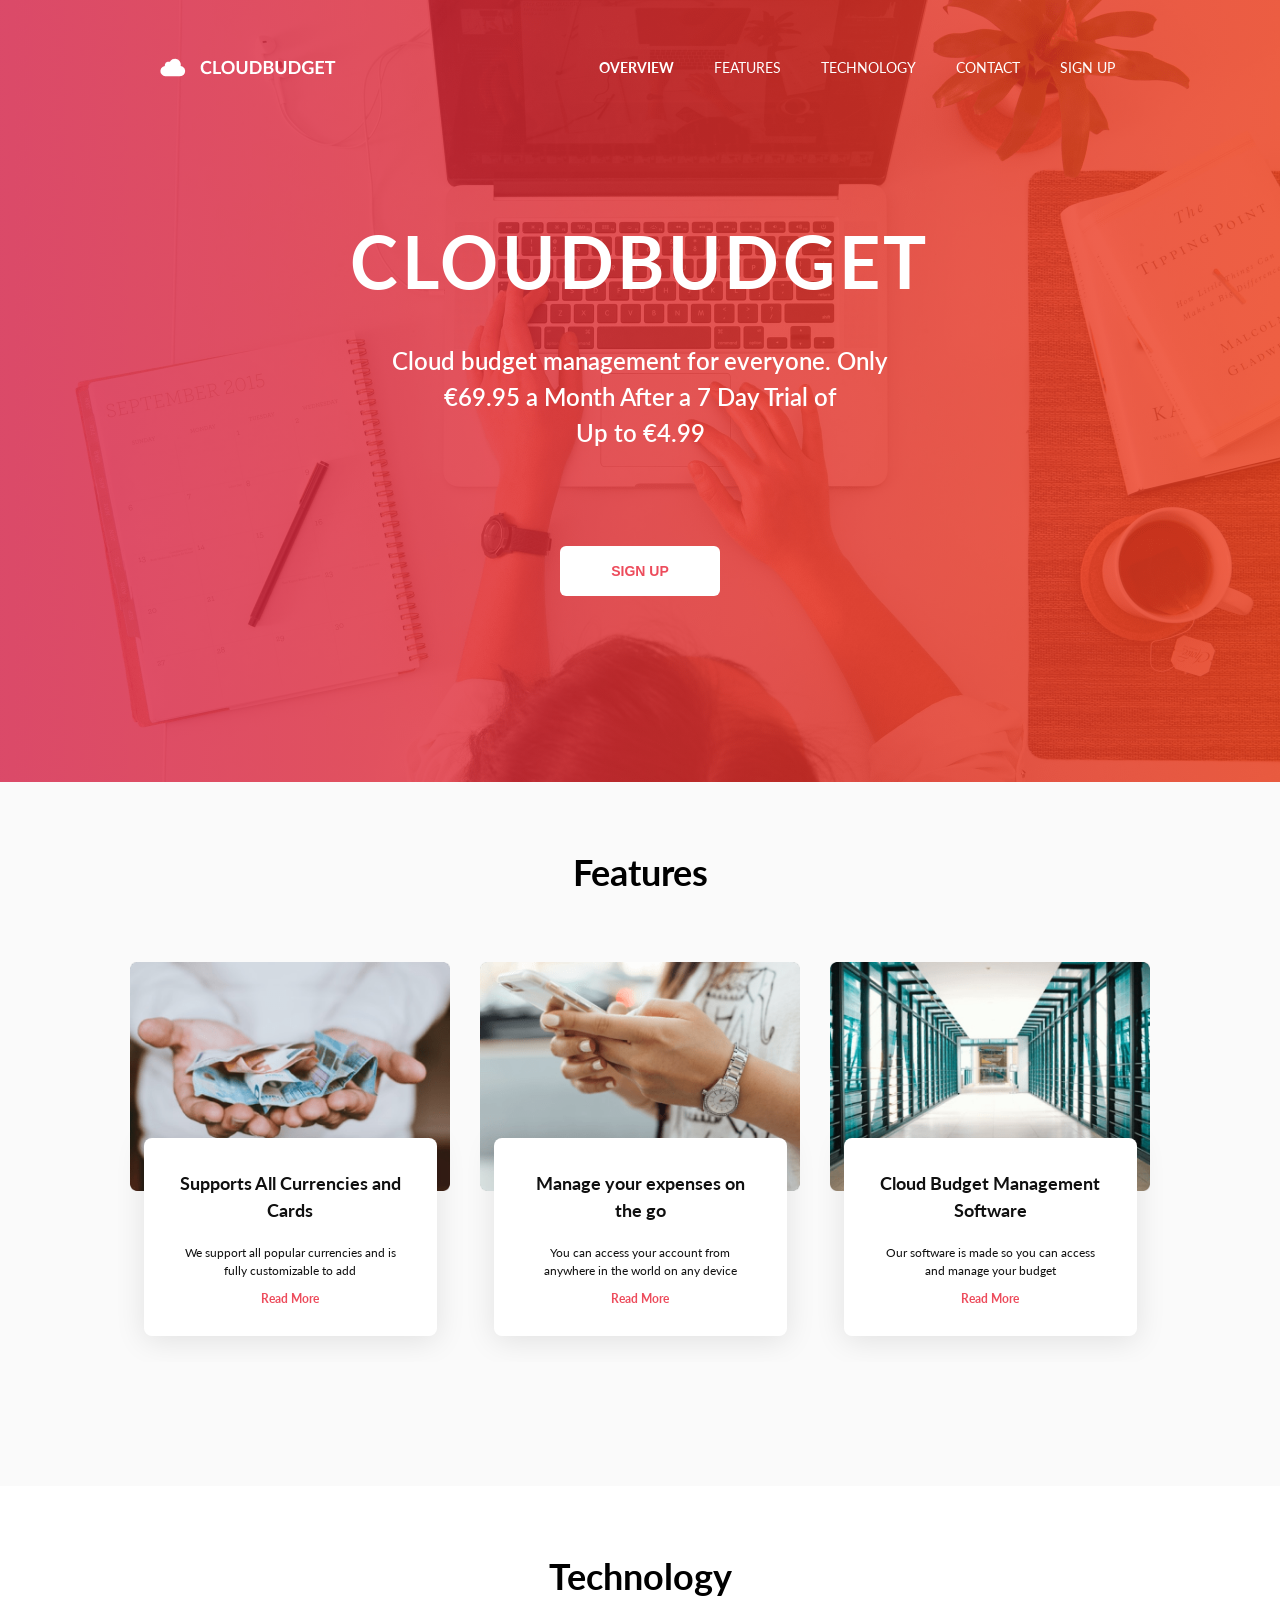
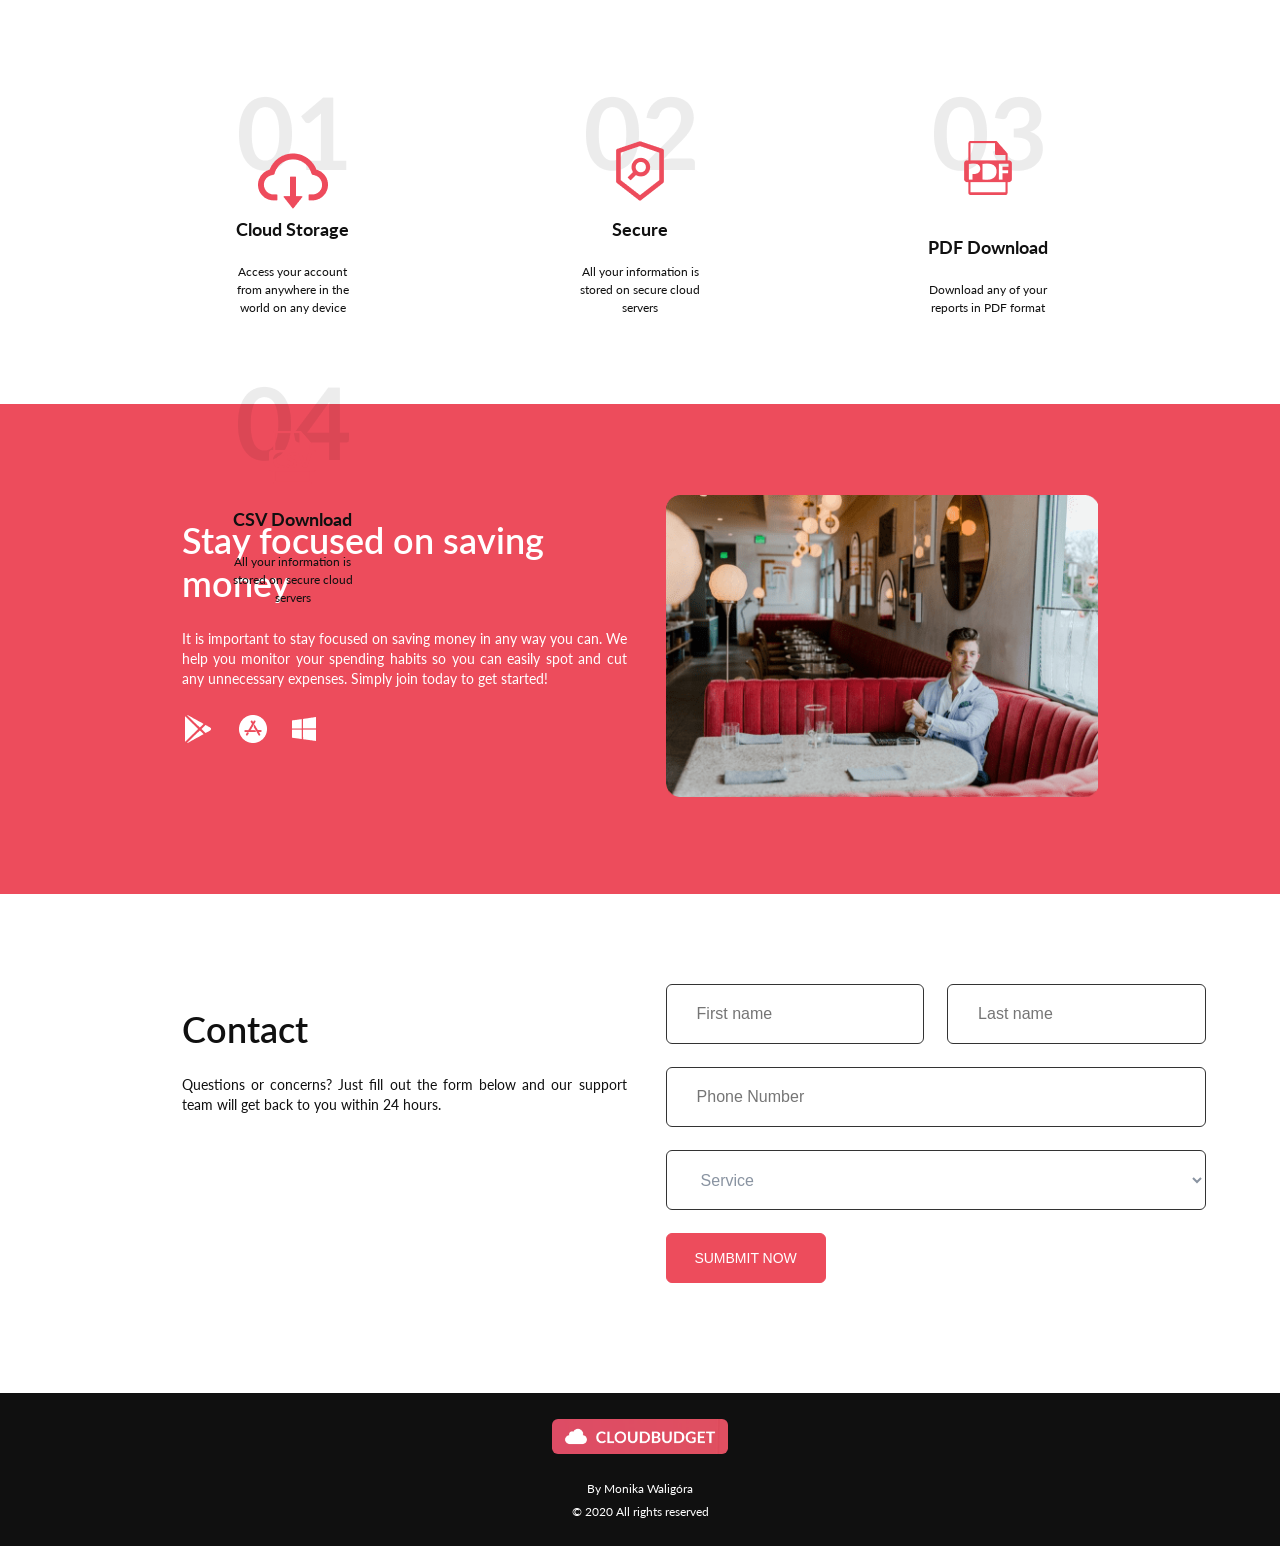
<file: index.html>
<!DOCTYPE html>
<html lang="pl">
  <head>
    <meta charset="UTF-8" />
    <meta name="viewport" content="width=device-width, initial-scale=1.0" />
    <meta http-equiv="X-UA-Compatible" content="ie=edge" />
    <title>Cloudbudget</title>
    <link rel="icon" href="src/favicon.ico" type="image/x-icon" />

    <link
      rel="stylesheet"
      href="https://use.fontawesome.com/releases/v5.6.3/css/all.css"
    />
    <link rel="stylesheet" href="src/assets/css/main.css" />
    <link rel="stylesheet" href="src/assets/css/form.css" />
    <link rel="stylesheet" href="src/assets/slick/slick.css" />
    <link rel="stylesheet" href="src/assets/slick/slick-theme.css" />
    <link rel="stylesheet" href="src/assets/css/header.css" />
    <link rel="stylesheet" href="src/assets/css/mediaQueries.css" />
  </head>

  <body>
    <header>
      <div class="page-header" id="overview">
        <nav>
          <button aria-label="Open Mobile Menu" class="open-mobile-menu fa-lg">
            <i class="fas fa-bars" aria-hidden="true"></i>
          </button>
          <div class="icon-logo">
            <img src="src/assets/img/cloud.png" alt="cloud icon" />
            <a href="">
              <img
                class="logo horizontal-logo"
                src="src/assets/img/navbar__logo--transparent.png"
                alt="Cloudbudget logo"
              />
            </a>
          </div>
          <ul class="menu">
            <li><a class="active" href="#overview">Overview</a></li>
            <li><a href="#features">Features</a></li>
            <li><a href="#technology">Technology</a></li>
            <li><a href="#contact">Contact</a></li>
            <li><a href="#singUp">Sign up</a></li>
          </ul>
          <div class="top-menu-wrapper">
            <div class="panel panel1"></div>
            <div class="panel panel2"></div>
            <ul class="top-menu">
              <li class="mob-block">
                <img
                  class="logo"
                  src="src/assets/img/navbar__logo.png"
                  alt="Cloudbudget logo"
                />
                <button
                  aria-label="Close Mobile Menu"
                  class="close-mobile-menu fa-lg"
                >
                  <i class="fas fa-times" aria-hidden="true"></i>
                </button>
              </li>
              <li>
                <a href="#" class="active">Overview</a>
              </li>
              <li>
                <a href="#features">Features</a>
              </li>
              <li>
                <a href="#technology">Technology</a>
              </li>
              <li>
                <a href="#contact">Contact</a>
              </li>
              <li>
                <a href="#signUp">Sign up</a>
              </li>

              <li>
                <ul class="socials">
                  <li>
                    <a href="">
                      <span class="fa-stack fa-2x">
                        <i class="fas fa-circle fa-stack-2x"></i>
                        <i class="fab fa-facebook fa-stack-1x fa-inverse"></i>
                      </span>
                    </a>
                  </li>
                  <li>
                    <a href="">
                      <span class="fa-stack fa-2x">
                        <i class="fas fa-circle fa-stack-2x"></i>
                        <i class="fab fa-twitter fa-stack-1x fa-inverse"></i>
                      </span>
                    </a>
                  </li>
                  <li>
                    <a href="">
                      <span class="fa-stack fa-2x">
                        <i class="fas fa-circle fa-stack-2x"></i>
                        <i class="fab fa-instagram fa-stack-1x fa-inverse"></i>
                      </span>
                    </a>
                  </li>
                  <li>
                    <a href="">
                      <span class="fa-stack fa-2x">
                        <i class="fas fa-circle fa-stack-2x"></i>
                        <i class="fab fa-youtube fa-stack-1x fa-inverse"></i>
                      </span>
                    </a>
                  </li>
                </ul>
              </li>
            </ul>
          </div>
        </nav>
      </div>
      <div class="header__content">
        <h1>Cloudbudget</h1>
        <p>
          Cloud budget management for everyone. Only €69.95 a Month After a 7
          Day Trial of<br />
          Up to €4.99
        </p>
        <a href="#signUp">
          <button>Sign up</button>
        </a>
      </div>
    </header>
    <main>
      <section id="features">
        <h2>Features</h2>
        <div class="features">
          <div class="responsive-slick">
            <div>
              <div class="feature__item">
                <div class="feature__item--image">
                  <img
                    src="src/assets/img/feature-item-1.png"
                    alt="Hand holding money"
                    title="Supports All Currencies and Cards"
                  />
                </div>
                <div class="feature__item--content">
                  <h3>Supports All Currencies and Cards</h3>
                  <p>
                    We support all popular currencies and is fully customizable
                    to add
                  </p>
                  <a href="">Read More</a>
                </div>
              </div>
            </div>

            <div>
                <div class="feature__item">
                    <div class="feature__item--image">
                      <img
                        src="src/assets/img/feature-item-2.png"
                        alt="hands holding phone"
                        title="Manage your expenses on the go"
                      />
                    </div>
                    <div class="feature__item--content">
                      <h3>Manage your expenses on the go</h3>
                      <p>
                          You can access your account from anywhere in the world on any
                          device
                      </p>
                      <a href="">Read More</a>
                    </div>
                  </div>
           
            </div>
            <div>
                <div class="feature__item">
                    <div class="feature__item--image">
                      <img
                        src="src/assets/img/feature-item-3.png"
                        alt="office building"
                        title="Cloud Budget Management Software"
                      />
                    </div>
                    <div class="feature__item--content">
                      <h3>Cloud Budget Management Software</h3>
                      <p>
                          Our software is made so you can access and manage your budget

                      </p>
                      <a href="#">Read More</a>
                    </div>
                  </div>
              </div>
            </div>
          </div>
        </div>
      </section>
      <section id="technology">
        <h2>Technology</h2>
        <div class="technology">
          <div class="technology__item">
            <div class="technology__item--image">
              <img src="src/assets/img/01.png" alt="1" title="1">
              <img src="src/assets/img/technology-cloud.png" alt="Cloud Storage" title="Cloud Storage">
            </div>
            <div class="technology__item--content">
              <h3>
                  Cloud Storage
              </h3>
              <p>
                  Access your account from anywhere in the world on any device 
              </p>
            </div>
          </div>
          <div class="technology__item">
            <div class="technology__item--image">
              <img src="src/assets/img/02.png" alt="02" title="2">
              <img src="src/assets/img/technology-search.png" alt="Secure" title="Secure">
            </div>
            <div class="technology__item--content">
              <h3>
                  Secure
              </h3>
              <p>
                  All your information is stored on secure cloud servers
              </p>
            </div>
          </div>
          <div class="technology__item">
            <div class="technology__item--image">
              <img src="src/assets/img/03.png" alt="3" title="3">
              <img src="src/assets/img/technology-pdf.png" alt="PDF Download" title="PDF Download">
            </div>
            <div class="technology__item--content">
              <h3>
                  PDF Download
              </h3>
              <p>
                  Download any of your reports in PDF format
              </p>
            </div>
          </div>
          <div class="technology__item">
            <div class="technology__item--image">
              <img src="src/assets/img/04.png" alt="4" title="4">
              <img src="src/assets/img/technology-csv.png" alt="CSV Download" title="CSV Download">
            </div>
            <div class="technology__item--content">
              <h3>
                  CSV Download
              </h3>
              <p>
                  All your information is stored on secure cloud servers
              </p>
            </div>
          </div>
        </div>
      </section>
      <section id="red">
        <div class="red-section">
          <div class="red-section__content">
            <h1>Stay focused on saving money</h1>
            <p>
              It is important to stay focused on saving money in any way you can. We help you monitor your spending habits so you can easily spot and cut any unnecessary expenses. Simply join today to get started!
            </p>
            <div class="red-section__content--icons">
              <img src="src/assets/img/App Download Link.png" alt="dowload app for windows google apple" title="dowload apps">
            </div>
          </div>
         <div class="red-section__slider">
            <div class="center">
                <div>
                    <img src="src/assets/img/red-section-slide1.png" alt="slide1">
                  </div>
              <div>
                <img src="src/assets/img/red-section-slide1.png" alt="slide2">
              </div>
              <div>
                  <img src="src/assets/img/red-section-slide1.png" alt="slide3">
                </div>
            </div>
         </div>
        </div>

      </section>
      <section id="contact">
          <div class="contact-section">
            <div class="contact-section__content">
              <h1>Contact</h1>
              <p>
                  Questions or concerns? Just fill out the form below and our support team will get back to you within 24 hours.
              </p>
              
            </div>
           <div class="contact-section__form">
              <form action="formSubmit.php" method="POST" id="form">
                  <div class="form__name">
                    <label for="name">First name</label>
                      <input
                      id="name"
                      name="name"
                      placeholder="First name"
                      type="text"
                      maxlength="32"
                      required
                    />
                    <label for="surname">Surname</label>
                    <input
                    id="surname"
                    name="surname"
                    placeholder="Last name"
                    type="text"
                    maxlength="32"
                    required
                  />
                  </div>
                  <label for="phone">Phone</label>
                  <input
                    id="phone"
                    name="phone"
                    placeholder="Phone Number"
                    type="number"
                    pattern="[0-9]{12}"
                    maxlength="12"
                    required
                  />
                  <label for="select-service">Select service</label>

                  <select id="select-service" name="select-service">
                    <option value="Select service" disabled>Select Service</option>
                      <option value="Service">Service</option>
                      <option value="Service">Service</option>
                      <option value="Service">Service</option>
                      <option value="Service">Service</option>
                    </select>
                  <button id="submitBtn">Sumbmit now</button>
                </form>
             
           </div>
          </div>
  
        </section>
    </main>
    <footer>
      <div class="footer-section">
        <a href="#overview">   
          <img src="src/assets/img/navbar__logo.png" alt="back to top" title="back to top">
          </a>   
         <p>By Monika Waligóra</p>
        <span> &copy; 2020 All rights reserved </span>
      </div>
    </footer>
    <script src="https://cdnjs.cloudflare.com/ajax/libs/jquery/2.1.3/jquery.min.js"></script>
    <script src="src/assets/slick/slick.js"></script>
    <script src="src/assets/js/app.js"></script>
    <script src="src/assets/js/navigation.js"></script>
    <script src="src/assets/js/form.js"></script>
  </body>
</html>
</file>
<file: src/assets/css/main.css>
@import url("https://fonts.googleapis.com/css?family=Lato:400,400i,700,900&display=swap&subset=latin-ext");
* {
  -webkit-font-smoothing: antialiased;
  -moz-osx-font-smoothing: grayscale;
}

*,
*:before,
*:after {
  box-sizing: border-box;
  outline: 0;
}

html,
body {
  margin: 0;
  padding: 0;
  border: 0;
  background-color: #fff;
  color: #000;
  font-family: "Lato", sans-serif;
  font-style: normal;
  overflow-x: hidden;
  scroll-behavior: smooth;
}

a {
  text-decoration: none;
}
a:hover {
  cursor: pointer;
}

h2 {
  padding: 5vw 0;
  color: black;
  text-align: center;
}
@media (min-width: 1200px) {
  h2 {
    padding: 63px 0;
    font-size: 36px;
  }
}

h3 {
  font-size: 18px;
  text-align: center;
}

p {
  margin-top: 20px;
  margin-bottom: 5px;
  font-size: 12px;
  line-height: 150%;
}

#features {
  background: #fafafa;
}

.features {
  color: #101010;
  padding-bottom: 10vh;
  margin: 0 auto;
  max-width: 1600px;
}
@media (min-width: 768px) {
  .features .responsive-slick {
    display: flex;
    flex-wrap: wrap;
    justify-content: center;
  }
}
@media (min-width: 1200px) {
  .features {
    padding-bottom: 124px;
    width: 90vw;
    display: block;
  }
}

.feature__item {
  position: relative;
  height: 400px;
  display: flex;
  align-items: center;
  justify-content: center;
  align-items: flex-start;
  margin: 0 auto;
  padding: 0 2vw;
}
@media (min-width: 1200px) {
  .feature__item {
    width: 350px;
    padding: 0 15px;
  }
}
.feature__item .feature__item--image {
  display: block;
  height: 250px;
  margin: 0 auto;
}
.feature__item .feature__item--content {
  position: absolute;
  top: 44%;
  width: 293px;
  height: 198px;
  margin: auto;
  text-align: center;
  padding: 32px;
  background: #ffffff;
  box-shadow: 0px 5px 30px rgba(0, 0, 0, 0.1);
  border-radius: 8px;
}
.feature__item .feature__item--content a {
  color: #ed4c5c;
  font-weight: bold;
  font-size: 12px;
}

.technology {
  color: #101010;
  padding-bottom: 10vh;
  margin: 0 auto;
  max-width: 1600px;
  display: flex;
  align-items: center;
  justify-content: space-between;
  flex-wrap: wrap;
}
@media (min-width: 1200px) {
  .technology {
    height: 338px;
    padding-bottom: 124px;
    padding-left: 165px;
    padding-right: 165px;
  }
}
.technology .technology__item {
  text-align: center;
  width: 50vw;
  padding: 3vw;
  height: 220px;
  position: relative;
  flex-direction: column;
  display: flex;
  justify-content: flex-start;
  align-items: center;
}
@media (min-width: 992px) {
  .technology .technology__item {
    width: 255px;
    height: 290px;
    padding: 30px;
    justify-content: space-between;
  }
}
.technology .technology__item .technology__item--image {
  display: flex;
  align-items: center;
  justify-content: center;
  flex-direction: column;
}
.technology .technology__item .technology__item--image :nth-child(2) {
  position: absolute;
  top: 20%;
  width: 12%;
}
@media (min-width: 992px) {
  .technology .technology__item .technology__item--image :nth-child(2) {
    top: 26%;
    width: unset;
  }
}
.technology .technology__item .technology__item--image img {
  margin: 0 auto;
}
.technology .technology__item .technology__item--content {
  margin-top: 19px;
  max-width: 191px;
}
@media (min-width: 992px) {
  .technology .technology__item .technology__item--content {
    padding: 0 34px 4px;
  }
}

#red {
  background: #ed4c5c;
  color: #ffffff;
}

.red-section,
.contact-section {
  padding: 5vw;
  max-width: 1600px;
  margin: 0 auto;
}
@media (min-width: 992px) {
  .red-section,
.contact-section {
    display: flex;
    align-items: center;
    justify-content: center;
    align-items: flex-start;
  }
}
@media (min-width: 1200px) {
  .red-section,
.contact-section {
    padding: 65px 156px;
    max-height: 500px;
  }
}

.red-section__content,
.red-section__slider,
.contact-section__content,
.contact-section__form {
  padding: 2vw;
}
@media (min-width: 992px) {
  .red-section__content,
.red-section__slider,
.contact-section__content,
.contact-section__form {
    width: 50%;
  }
}
.red-section__content h1,
.red-section__slider h1,
.contact-section__content h1,
.contact-section__form h1 {
  font-weight: 600;
  font-size: 36px;
  line-height: 43px;
}
@media (min-width: 1200px) {
  .red-section__content h1,
.red-section__slider h1,
.contact-section__content h1,
.contact-section__form h1 {
    margin-top: 24px;
    width: 445px;
  }
}
.red-section__content p,
.red-section__slider p,
.contact-section__content p,
.contact-section__form p {
  font-size: 14px;
  line-height: 20px;
  text-align: justify;
  margin: 24px 0;
}
@media (min-width: 992px) {
  .red-section__content p,
.red-section__slider p,
.contact-section__content p,
.contact-section__form p {
    width: 445px;
  }
}

.contact-section {
  color: #101010;
  z-index: 1000000;
}
@media (min-width: 1200px) {
  .contact-section {
    padding-bottom: 78px;
  }
}

.footer-section {
  background: #101010;
  display: flex;
  align-items: center;
  justify-content: center;
  flex-direction: column;
  padding: 2vw;
}
.footer-section img {
  width: 30%;
  margin: 0 auto;
  border-radius: 6px;
}
.footer-section p {
  margin-top: 2vw;
}
.footer-section span {
  font-size: 12px;
}

/*# sourceMappingURL=main.css.map */
</file>
<file: src/assets/css/form.css>
@import url("https://fonts.googleapis.com/css?family=Lato:400,400i,700,900&display=swap&subset=latin-ext");
* {
  -webkit-font-smoothing: antialiased;
  -moz-osx-font-smoothing: grayscale;
}

*,
*:before,
*:after {
  box-sizing: border-box;
  outline: 0;
}

html,
body {
  margin: 0;
  padding: 0;
  border: 0;
  background-color: #fff;
  color: #000;
  font-family: "Lato", sans-serif;
  font-style: normal;
  overflow-x: hidden;
  scroll-behavior: smooth;
}

a {
  text-decoration: none;
}
a:hover {
  cursor: pointer;
}

h2 {
  padding: 5vw 0;
  color: black;
  text-align: center;
}
@media (min-width: 1200px) {
  h2 {
    padding: 63px 0;
    font-size: 36px;
  }
}

h3 {
  font-size: 18px;
  text-align: center;
}

p {
  margin-top: 20px;
  margin-bottom: 5px;
  font-size: 12px;
  line-height: 150%;
}

#features {
  background: #fafafa;
}

.features {
  color: #101010;
  padding-bottom: 10vh;
  margin: 0 auto;
  max-width: 1600px;
}
@media (min-width: 768px) {
  .features .responsive-slick {
    display: flex;
    flex-wrap: wrap;
    justify-content: center;
  }
}
@media (min-width: 1200px) {
  .features {
    padding-bottom: 124px;
    width: 90vw;
    display: block;
  }
}

.feature__item {
  position: relative;
  height: 400px;
  display: flex;
  align-items: center;
  justify-content: center;
  align-items: flex-start;
  margin: 0 auto;
  padding: 0 2vw;
}
@media (min-width: 1200px) {
  .feature__item {
    width: 350px;
    padding: 0 15px;
  }
}
.feature__item .feature__item--image {
  display: block;
  height: 250px;
  margin: 0 auto;
}
.feature__item .feature__item--content {
  position: absolute;
  top: 44%;
  width: 293px;
  height: 198px;
  margin: auto;
  text-align: center;
  padding: 32px;
  background: #ffffff;
  box-shadow: 0px 5px 30px rgba(0, 0, 0, 0.1);
  border-radius: 8px;
}
.feature__item .feature__item--content a {
  color: #ed4c5c;
  font-weight: bold;
  font-size: 12px;
}

.technology {
  color: #101010;
  padding-bottom: 10vh;
  margin: 0 auto;
  max-width: 1600px;
  display: flex;
  align-items: center;
  justify-content: space-between;
  flex-wrap: wrap;
}
@media (min-width: 1200px) {
  .technology {
    height: 338px;
    padding-bottom: 124px;
    padding-left: 165px;
    padding-right: 165px;
  }
}
.technology .technology__item {
  text-align: center;
  width: 50vw;
  padding: 3vw;
  height: 220px;
  position: relative;
  flex-direction: column;
  display: flex;
  justify-content: flex-start;
  align-items: center;
}
@media (min-width: 992px) {
  .technology .technology__item {
    width: 255px;
    height: 290px;
    padding: 30px;
    justify-content: space-between;
  }
}
.technology .technology__item .technology__item--image {
  display: flex;
  align-items: center;
  justify-content: center;
  flex-direction: column;
}
.technology .technology__item .technology__item--image :nth-child(2) {
  position: absolute;
  top: 20%;
  width: 12%;
}
@media (min-width: 992px) {
  .technology .technology__item .technology__item--image :nth-child(2) {
    top: 26%;
    width: unset;
  }
}
.technology .technology__item .technology__item--image img {
  margin: 0 auto;
}
.technology .technology__item .technology__item--content {
  margin-top: 19px;
  max-width: 191px;
}
@media (min-width: 992px) {
  .technology .technology__item .technology__item--content {
    padding: 0 34px 4px;
  }
}

#red {
  background: #ed4c5c;
  color: #ffffff;
}

.red-section,
.contact-section {
  padding: 5vw;
  max-width: 1600px;
  margin: 0 auto;
}
@media (min-width: 992px) {
  .red-section,
.contact-section {
    display: flex;
    align-items: center;
    justify-content: center;
    align-items: flex-start;
  }
}
@media (min-width: 1200px) {
  .red-section,
.contact-section {
    padding: 65px 156px;
    max-height: 500px;
  }
}

.red-section__content,
.red-section__slider,
.contact-section__content,
.contact-section__form {
  padding: 2vw;
}
@media (min-width: 992px) {
  .red-section__content,
.red-section__slider,
.contact-section__content,
.contact-section__form {
    width: 50%;
  }
}
.red-section__content h1,
.red-section__slider h1,
.contact-section__content h1,
.contact-section__form h1 {
  font-weight: 600;
  font-size: 36px;
  line-height: 43px;
}
@media (min-width: 1200px) {
  .red-section__content h1,
.red-section__slider h1,
.contact-section__content h1,
.contact-section__form h1 {
    margin-top: 24px;
    width: 445px;
  }
}
.red-section__content p,
.red-section__slider p,
.contact-section__content p,
.contact-section__form p {
  font-size: 14px;
  line-height: 20px;
  text-align: justify;
  margin: 24px 0;
}
@media (min-width: 992px) {
  .red-section__content p,
.red-section__slider p,
.contact-section__content p,
.contact-section__form p {
    width: 445px;
  }
}

.contact-section {
  color: #101010;
  z-index: 1000000;
}
@media (min-width: 1200px) {
  .contact-section {
    padding-bottom: 78px;
  }
}

.footer-section {
  background: #101010;
  display: flex;
  align-items: center;
  justify-content: center;
  flex-direction: column;
  padding: 2vw;
}
.footer-section img {
  width: 30%;
  margin: 0 auto;
  border-radius: 6px;
}
.footer-section p {
  margin-top: 2vw;
}
.footer-section span {
  font-size: 12px;
}

@media (min-width: 1200px) {
  form {
    width: 540px;
    height: 305px;
  }
}
form .form__name {
  display: block;
}
@media (min-width: 992px) {
  form .form__name {
    display: flex;
    align-items: center;
    justify-content: space-between;
  }
}
form .form__name input {
  margin-right: 0;
}
form label {
  display: none;
}
form input,
form select {
  padding: 10px;
  border: 1px solid #333333;
  border-radius: 6px;
  width: 100%;
  height: 60px;
  background: transparent;
  font-size: 16px;
  line-height: 19px;
  color: rgba(19, 39, 67, 0.5);
  margin-bottom: 10px;
}
@media (min-width: 992px) {
  form input,
form select {
    margin-bottom: 23px;
    padding: 20px 30px;
  }
  form input:first-of-type,
form select:first-of-type {
    margin-right: 23px;
  }
}
form button {
  width: 160px;
  height: 50px;
  background: #ed4c5c;
  border: 1.5px solid #ed4c5c;
  border-radius: 6px;
  text-transform: uppercase;
  color: #ffffff;
  font-size: 14px;
  margin: 2vw auto;
  background: 0.2s ease;
  display: flex;
  align-items: center;
  justify-content: center;
}
@media (min-width: 992px) {
  form button {
    margin: 0;
  }
}
form button:hover {
  background: #ffffff;
  border: solid 2px #ed4c5c;
  color: #ed4c5c;
  font-weight: 700;
}

/*# sourceMappingURL=form.css.map */
</file>
<file: src/assets/css/header.css>
@charset "UTF-8";
/* RESET RULES & HELPER CLASSES
–––––––––––––––––––––––––––––––––––––––––––––––––– */
@import url("https://fonts.googleapis.com/css?family=Lato:400,400i,700,900&display=swap&subset=latin-ext");
* {
  -webkit-font-smoothing: antialiased;
  -moz-osx-font-smoothing: grayscale;
}

*,
*:before,
*:after {
  box-sizing: border-box;
  outline: 0;
}

html,
body {
  margin: 0;
  padding: 0;
  border: 0;
  background-color: #fff;
  color: #000;
  font-family: "Lato", sans-serif;
  font-style: normal;
  overflow-x: hidden;
  scroll-behavior: smooth;
}

a {
  text-decoration: none;
}
a:hover {
  cursor: pointer;
}

h2 {
  padding: 5vw 0;
  color: black;
  text-align: center;
}
@media (min-width: 1200px) {
  h2 {
    padding: 63px 0;
    font-size: 36px;
  }
}

h3 {
  font-size: 18px;
  text-align: center;
}

p {
  margin-top: 20px;
  margin-bottom: 5px;
  font-size: 12px;
  line-height: 150%;
}

#features {
  background: #fafafa;
}

.features {
  color: #101010;
  padding-bottom: 10vh;
  margin: 0 auto;
  max-width: 1600px;
}
@media (min-width: 768px) {
  .features .responsive-slick {
    display: flex;
    flex-wrap: wrap;
    justify-content: center;
  }
}
@media (min-width: 1200px) {
  .features {
    padding-bottom: 124px;
    width: 90vw;
    display: block;
  }
}

.feature__item {
  position: relative;
  height: 400px;
  display: flex;
  align-items: center;
  justify-content: center;
  align-items: flex-start;
  margin: 0 auto;
  padding: 0 2vw;
}
@media (min-width: 1200px) {
  .feature__item {
    width: 350px;
    padding: 0 15px;
  }
}
.feature__item .feature__item--image {
  display: block;
  height: 250px;
  margin: 0 auto;
}
.feature__item .feature__item--content {
  position: absolute;
  top: 44%;
  width: 293px;
  height: 198px;
  margin: auto;
  text-align: center;
  padding: 32px;
  background: #ffffff;
  box-shadow: 0px 5px 30px rgba(0, 0, 0, 0.1);
  border-radius: 8px;
}
.feature__item .feature__item--content a {
  color: #ed4c5c;
  font-weight: bold;
  font-size: 12px;
}

.technology {
  color: #101010;
  padding-bottom: 10vh;
  margin: 0 auto;
  max-width: 1600px;
  display: flex;
  align-items: center;
  justify-content: space-between;
  flex-wrap: wrap;
}
@media (min-width: 1200px) {
  .technology {
    height: 338px;
    padding-bottom: 124px;
    padding-left: 165px;
    padding-right: 165px;
  }
}
.technology .technology__item {
  text-align: center;
  width: 50vw;
  padding: 3vw;
  height: 220px;
  position: relative;
  flex-direction: column;
  display: flex;
  justify-content: flex-start;
  align-items: center;
}
@media (min-width: 992px) {
  .technology .technology__item {
    width: 255px;
    height: 290px;
    padding: 30px;
    justify-content: space-between;
  }
}
.technology .technology__item .technology__item--image {
  display: flex;
  align-items: center;
  justify-content: center;
  flex-direction: column;
}
.technology .technology__item .technology__item--image :nth-child(2) {
  position: absolute;
  top: 20%;
  width: 12%;
}
@media (min-width: 992px) {
  .technology .technology__item .technology__item--image :nth-child(2) {
    top: 26%;
    width: unset;
  }
}
.technology .technology__item .technology__item--image img {
  margin: 0 auto;
}
.technology .technology__item .technology__item--content {
  margin-top: 19px;
  max-width: 191px;
}
@media (min-width: 992px) {
  .technology .technology__item .technology__item--content {
    padding: 0 34px 4px;
  }
}

#red {
  background: #ed4c5c;
  color: #ffffff;
}

.red-section,
.contact-section {
  padding: 5vw;
  max-width: 1600px;
  margin: 0 auto;
}
@media (min-width: 992px) {
  .red-section,
.contact-section {
    display: flex;
    align-items: center;
    justify-content: center;
    align-items: flex-start;
  }
}
@media (min-width: 1200px) {
  .red-section,
.contact-section {
    padding: 65px 156px;
    max-height: 500px;
  }
}

.red-section__content,
.red-section__slider,
.contact-section__content,
.contact-section__form {
  padding: 2vw;
}
@media (min-width: 992px) {
  .red-section__content,
.red-section__slider,
.contact-section__content,
.contact-section__form {
    width: 50%;
  }
}
.red-section__content h1,
.red-section__slider h1,
.contact-section__content h1,
.contact-section__form h1 {
  font-weight: 600;
  font-size: 36px;
  line-height: 43px;
}
@media (min-width: 1200px) {
  .red-section__content h1,
.red-section__slider h1,
.contact-section__content h1,
.contact-section__form h1 {
    margin-top: 24px;
    width: 445px;
  }
}
.red-section__content p,
.red-section__slider p,
.contact-section__content p,
.contact-section__form p {
  font-size: 14px;
  line-height: 20px;
  text-align: justify;
  margin: 24px 0;
}
@media (min-width: 992px) {
  .red-section__content p,
.red-section__slider p,
.contact-section__content p,
.contact-section__form p {
    width: 445px;
  }
}

.contact-section {
  color: #101010;
  z-index: 1000000;
}
@media (min-width: 1200px) {
  .contact-section {
    padding-bottom: 78px;
  }
}

.footer-section {
  background: #101010;
  display: flex;
  align-items: center;
  justify-content: center;
  flex-direction: column;
  padding: 2vw;
}
.footer-section img {
  width: 30%;
  margin: 0 auto;
  border-radius: 6px;
}
.footer-section p {
  margin-top: 2vw;
}
.footer-section span {
  font-size: 12px;
}

:root {
  --linearBackground: linear-gradient(
    90deg,
    rgba(213, 32, 71, 0.8) 0%,
    rgba(238, 61, 27, 0.8) 100%
  );
  --elementShadow: 0px 10px 26px -9px rgba(0, 0, 0, 0.75);
}

* {
  margin: 0;
  padding: 0;
  box-sizing: border-box;
  outline: none;
}

html {
  font-size: 62.5%;
}

button {
  background: transparent;
  border: none;
  cursor: pointer;
}

ul {
  list-style: none;
}

img {
  display: block;
  max-width: 100%;
  height: auto;
}

a,
button {
  color: inherit;
}

.no-transition {
  transition: none !important;
}

body {
  font: 1.6rem/1.5 "Lato", sans-serif;
  color: #ffffff;
  min-height: 100vh;
}

.active {
  font-weight: 700;
}

/* HEADER
  –––––––––––––––––––––––––––––––––––––––––––––––––– */
header {
  position: relative;
  width: 100vw;
  height: 60vh;
  color: #ffffff;
  z-index: 10000;
  background-image: url(../img/Rectangle3-min.png);
  background-size: cover, cover;
  background-position: top right, top right;
  background-repeat: no-repeat, no-repeat;
}
@media (min-width: 1200px) {
  header {
    height: 782px;
  }
}
header::after {
  content: "";
  background: linear-gradient(90deg, rgba(213, 32, 71, 0.8) 0%, rgba(238, 61, 27, 0.8) 100%);
  top: 0;
  left: 0;
  bottom: 0;
  right: 0;
  position: absolute;
  z-index: -1;
}

.page-header {
  padding: 1rem;
  background: transparent;
  position: absolute;
  width: 100vw;
  display: flex;
  align-items: center;
  justify-content: space-between;
  /* TOP MENU
  –––––––––––––––––––––––––––––––––––––––––––––––––– */
}
@media (min-width: 992px) {
  .page-header {
    padding: 0 116px;
    height: 100px;
    top: 17px;
  }
}
@media (min-width: 1200px) {
  .page-header {
    padding: 0 160px;
  }
}
.page-header nav {
  display: flex;
  align-items: center;
  justify-content: space-between;
  font-size: 14px;
  position: relative;
  width: 100%;
  text-transform: uppercase;
}
.page-header .horizontal-logo,
.page-header .page-header {
  margin: 0 1em;
}
.page-header .icon-logo {
  display: flex;
  justify-content: space-between;
  align-items: center;
}
.page-header .menu {
  display: none;
  margin-left: auto;
  font-size: 14px;
  font-weight: bold;
  line-height: 17px;
}
.page-header .menu li {
  padding: 0 1em;
}
.page-header .top-menu-wrapper {
  color: #000000;
}
.page-header .panel,
.page-header .top-menu {
  position: fixed;
  top: 0;
  left: 0;
  bottom: 0;
  z-index: 2;
  transform: translate3d(-100%, 0, 0);
  transition: transform 0.4s cubic-bezier(0.23, 1, 0.32, 1);
  z-index: 146;
}
.page-header .panel1 {
  width: 100%;
  background: #ca1f44;
  transition-delay: 0.3s;
  z-index: 100;
}
.page-header .panel2 {
  width: calc(100% - 3rem);
  background: #c21d41;
  transition-delay: 0.1s;
  z-index: 100;
}
.page-header .top-menu {
  display: flex;
  flex-direction: column;
  width: calc(100% - 6rem);
  overflow-y: auto;
  padding: 2rem;
  color: #ffffff;
}
.page-header .top-menu a {
  font-size: 14px;
  transition: color 0.3s ease;
}
.page-header .top-menu a:hover {
  color: #101010;
  font-weight: bolder;
}
.page-header .top-menu-wrapper.show-offcanvas::before {
  background: var(--overlay);
  z-index: 1;
}
.page-header .top-menu-wrapper.show-offcanvas .panel,
.page-header .top-menu-wrapper.show-offcanvas .top-menu {
  transform: translate3d(0, 0, 0);
  transition-duration: 0.7s;
}
.page-header .top-menu-wrapper.show-offcanvas .panel1 {
  transition-delay: 0s;
}
.page-header .top-menu-wrapper.show-offcanvas .panel2 {
  transition-delay: 0.2s;
  box-shadow: var(--elementShadow);
}
.page-header .top-menu-wrapper.show-offcanvas .top-menu {
  transition-delay: 0.4s;
  box-shadow: rgba(0, 0, 0, 0.25) 0 0 4rem 0.5rem;
}
.page-header .top-menu li + li {
  margin-top: 1.5rem;
}
.page-header .top-menu > li:last-child {
  margin-top: auto;
}
.page-header .top-menu > li:last-child ul a {
  display: inline-block;
  font-size: 1.3rem;
  text-transform: uppercase;
  transition: color 0.5s ease-out;
}
.page-header .top-menu > li:last-child ul a:hover {
  color: #101010;
  font-weight: 700;
}
.page-header .sub-menu {
  padding: 1.5rem 2rem 0;
}
.page-header .top-menu .mob-block {
  display: flex;
  align-items: center;
  justify-content: space-between;
  margin-bottom: 2rem;
}
.page-header .top-menu .mob-block img {
  max-width: 150px;
}
.page-header .top-menu .mob-block i {
  color: #ffffff;
  font-size: 2em;
}
.page-header .socials {
  display: flex;
  margin-top: 3rem;
  margin-bottom: 1rem;
}
.page-header .socials li + li {
  margin-top: 0;
}
.page-header .socials li + li:hover {
  cursor: pointer;
}
.page-header .socials .fa-stack {
  font-size: 1.7rem;
  color: #dd4d64;
}
.page-header .socials .fa-stack .fab {
  font-size: 1.2rem;
}

.header__content {
  height: 100%;
  color: #ffffff;
  display: flex;
  justify-content: center;
  align-items: center;
  width: 100vw;
  flex-direction: column;
  padding: 5vh 0;
}
@media (min-width: 1200px) {
  .header__content {
    height: 782px;
    margin-top: 0;
    padding: 0;
  }
}
.header__content h1 {
  font-weight: bold;
  line-height: 6vmin;
  letter-spacing: 0.05em;
  text-transform: uppercase;
  text-align: center;
  display: none;
}
@media (min-width: 768px) {
  .header__content h1 {
    display: block;
    font-size: 50px;
    margin-top: 2em;
  }
}
@media (min-width: 1200px) {
  .header__content h1 {
    width: 578px;
    height: 86px;
    font-size: 72px;
    line-height: 86px;
    letter-spacing: 0.05em;
    text-transform: uppercase;
    color: #ffffff;
    margin-top: 140px;
    display: flex;
    align-items: center;
    justify-content: center;
  }
}
.header__content p {
  font-size: 20px;
  line-height: 150%;
  text-align: center;
  font-weight: 600;
  margin: 29px;
}
@media (min-width: 1200px) {
  .header__content p {
    width: 540px;
    top: 382px;
    font-size: 24px;
    margin: 39px 0;
  }
}
.header__content a {
  margin-bottom: 4vw;
}
.header__content button {
  text-align: center;
  text-transform: uppercase;
  width: 160px;
  height: 50px;
  background: #ffffff;
  border-radius: 6px;
  font-weight: 600;
  font-size: 14px;
  line-height: 17px;
  color: #ed4c5c;
}
.header__content button:hover {
  background: transparent;
  border: solid 2px #ffffff;
  color: #ffffff;
  font-weight: 700;
}
@media (min-width: 1200px) {
  .header__content button {
    margin: 56px 0;
  }
}

/*# sourceMappingURL=header.css.map */
</file>
<file: src/assets/css/mediaQueries.css>
@media screen and (max-width: 320px) {
  .signature-logo h1 {
    display: none;
  }
}
@media screen and (min-width: 550px) {
  .page-header .panel1 {
    width: 60%;
  }

  .page-header .panel2 {
    width: calc(60% - 3rem);
  }

  .page-header .top-menu {
    width: calc(60% - 6rem);
  }
}
@media screen and (min-width: 768px) {
  body {
    background-size: cover;
  }

  .page-header .top-menu {
    padding: 4rem;
  }

  .page-header ul a {
    font-size: 1.6rem;
  }

  .page-header .search-form input {
    font-size: 2.4rem;
    height: 5rem;
    line-height: 5rem;
  }
}
@media screen and (min-width: 995px) {
  .page-header .panel,
.page-header .open-mobile-menu,
.page-header .vertical-logo,
.page-header .top-menu .mob-block,
.page-header .top-menu > li:last-child,
.page-header .top-menu-wrapper::before {
    display: none;
  }

  .page-header .horizontal-logo {
    display: block !important;
  }

  .menu {
    display: flex;
    align-items: center;
    justify-content: right;
  }

  .page-header .top-menu-wrapper {
    display: flex;
    align-items: center;
    color: var(--white);
  }

  .page-header .top-menu {
    flex-direction: row;
    position: static;
    width: auto;
    background: transparent;
    transform: none;
    padding: 0;
    overflow-y: visible;
    box-shadow: none !important;
  }

  .page-header .top-menu li + li {
    margin-top: 0;
  }

  .page-header .top-menu > li:not(:nth-last-child(2)) {
    margin-right: 3rem;
  }

  .page-header .top-menu > li > a {
    padding: 3rem 0.5rem;
  }

  .page-header ul a {
    font-size: 1.3rem;
  }

  .page-header .has-dropdown i {
    display: inline-block;
  }

  .page-header .sub-menu {
    display: none;
    position: absolute;
    top: 100%;
    left: 50%;
    transform: translateX(-50%);
    padding: 1.5rem 2rem;
    background: var(--purple-2);
  }

  .page-header .sub-menu li + li {
    margin-top: 1.2rem;
  }

  .page-header .sub-menu a {
    padding: 0.5rem 1rem;
    white-space: nowrap;
  }

  .page-header .has-dropdown {
    position: relative;
  }

  .page-header .has-dropdown:hover .sub-menu {
    display: block;
  }

  .page-header .search {
    display: flex;
    align-items: center;
    margin-left: 3rem;
  }
}
@media screen and (min-width: 1200px) {
  .page-header .search {
    margin-left: 5rem;
  }

  .page-header .search i {
    margin-right: 1.5rem;
  }

  .page-header .search span {
    display: block;
    font-weight: 500;
    font-size: 1.6rem;
  }
}
@media screen and (-ms-high-contrast: active), (-ms-high-contrast: none) {
  .feature__item {
    text-align: center;
  }
  .feature__item .feature__item--content {
    z-index: 100;
  }
  .feature__item .feature__item--image {
    max-width: 100%;
    margin: 0 5px;
  }

  .footer-section a {
    max-height: 50px;
  }
  .footer-section p {
    margin-top: 0;
  }
}

/*# sourceMappingURL=mediaQueries.css.map */
</file>
